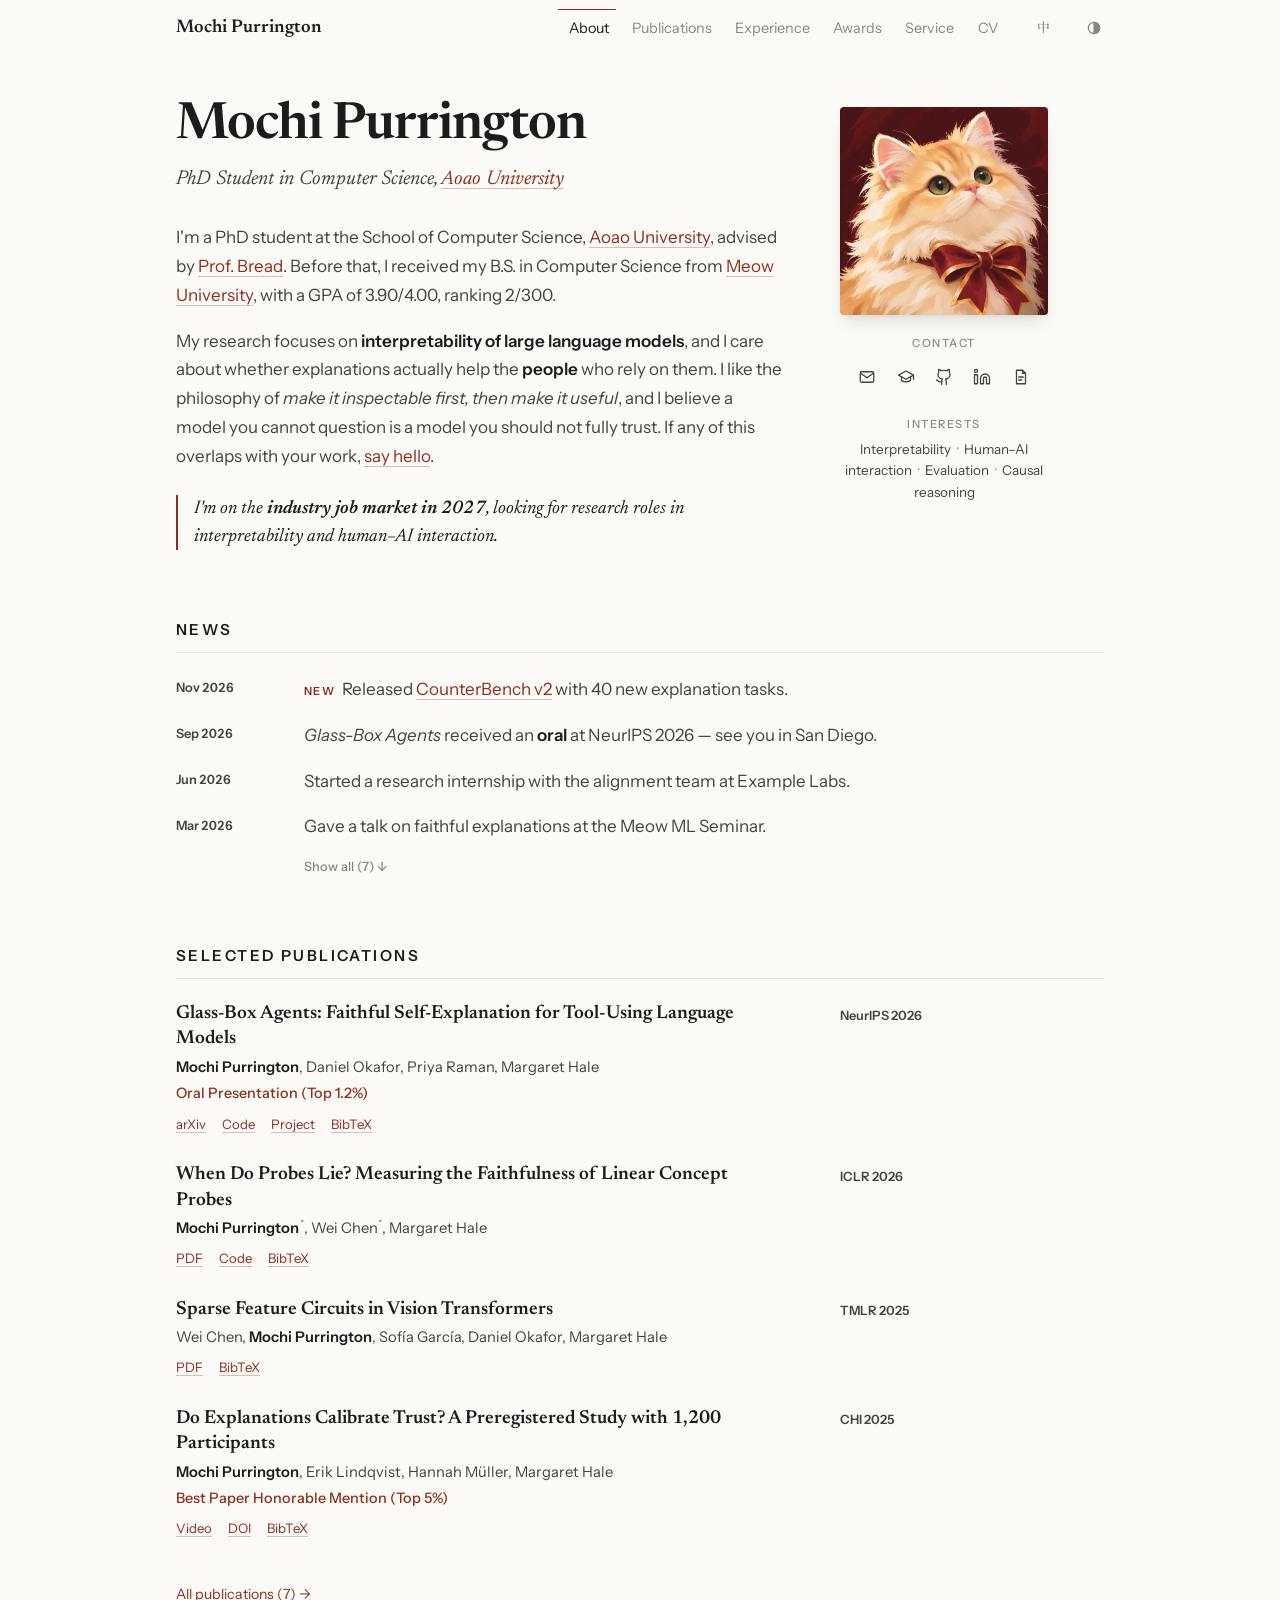
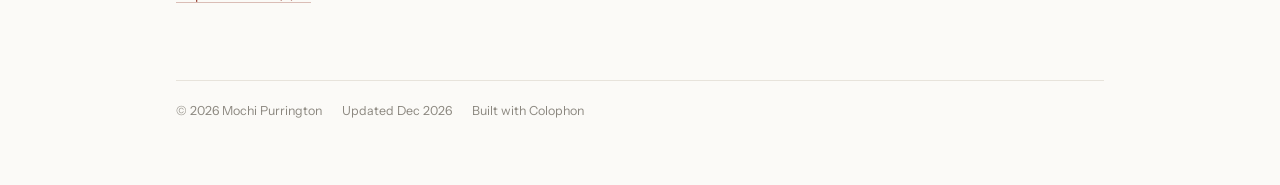
<file: index.html>
<!doctype html>
<html lang="en" data-style="margin">
<head>
  <meta charset="utf-8">
  <meta name="viewport" content="width=device-width, initial-scale=1">
  <meta name="generator" content="Colophon">
  <title>Homepage</title>
  <!-- Colophon: you shouldn't need to edit this file. Edit config.yml and publications.bib instead. -->

  <!-- Optional · link previews. WeChat, X, Slack and friends don't run JavaScript, so when someone
       pastes your link they only see what is written here. Fill in, then remove the two comment marks.
  <meta property="og:title" content="Your Name">
  <meta property="og:description" content="PhD student in … at …">
  <meta property="og:image" content="https://your-name.github.io/assets/avatar.jpg">
  <meta name="twitter:card" content="summary">
  -->

  <script>try{var m=localStorage.getItem("colophon-mode");if(m)document.documentElement.dataset.theme=m}catch(e){}</script>
  <link rel="stylesheet" href="colophon/colophon.css?v=0.14.2">
  <script src="colophon/vendor/js-yaml.min.js" defer></script>
  <script src="colophon/colophon.js?v=0.14.2" defer></script>
</head>
<body>
  <div id="colophon" aria-busy="true"></div>
  <noscript><p style="max-width:40rem;margin:4rem auto;padding:0 1.25rem;font-family:Georgia,serif">This homepage is rendered with JavaScript. Please enable it to see the content.</p></noscript>
</body>
</html>
</file>
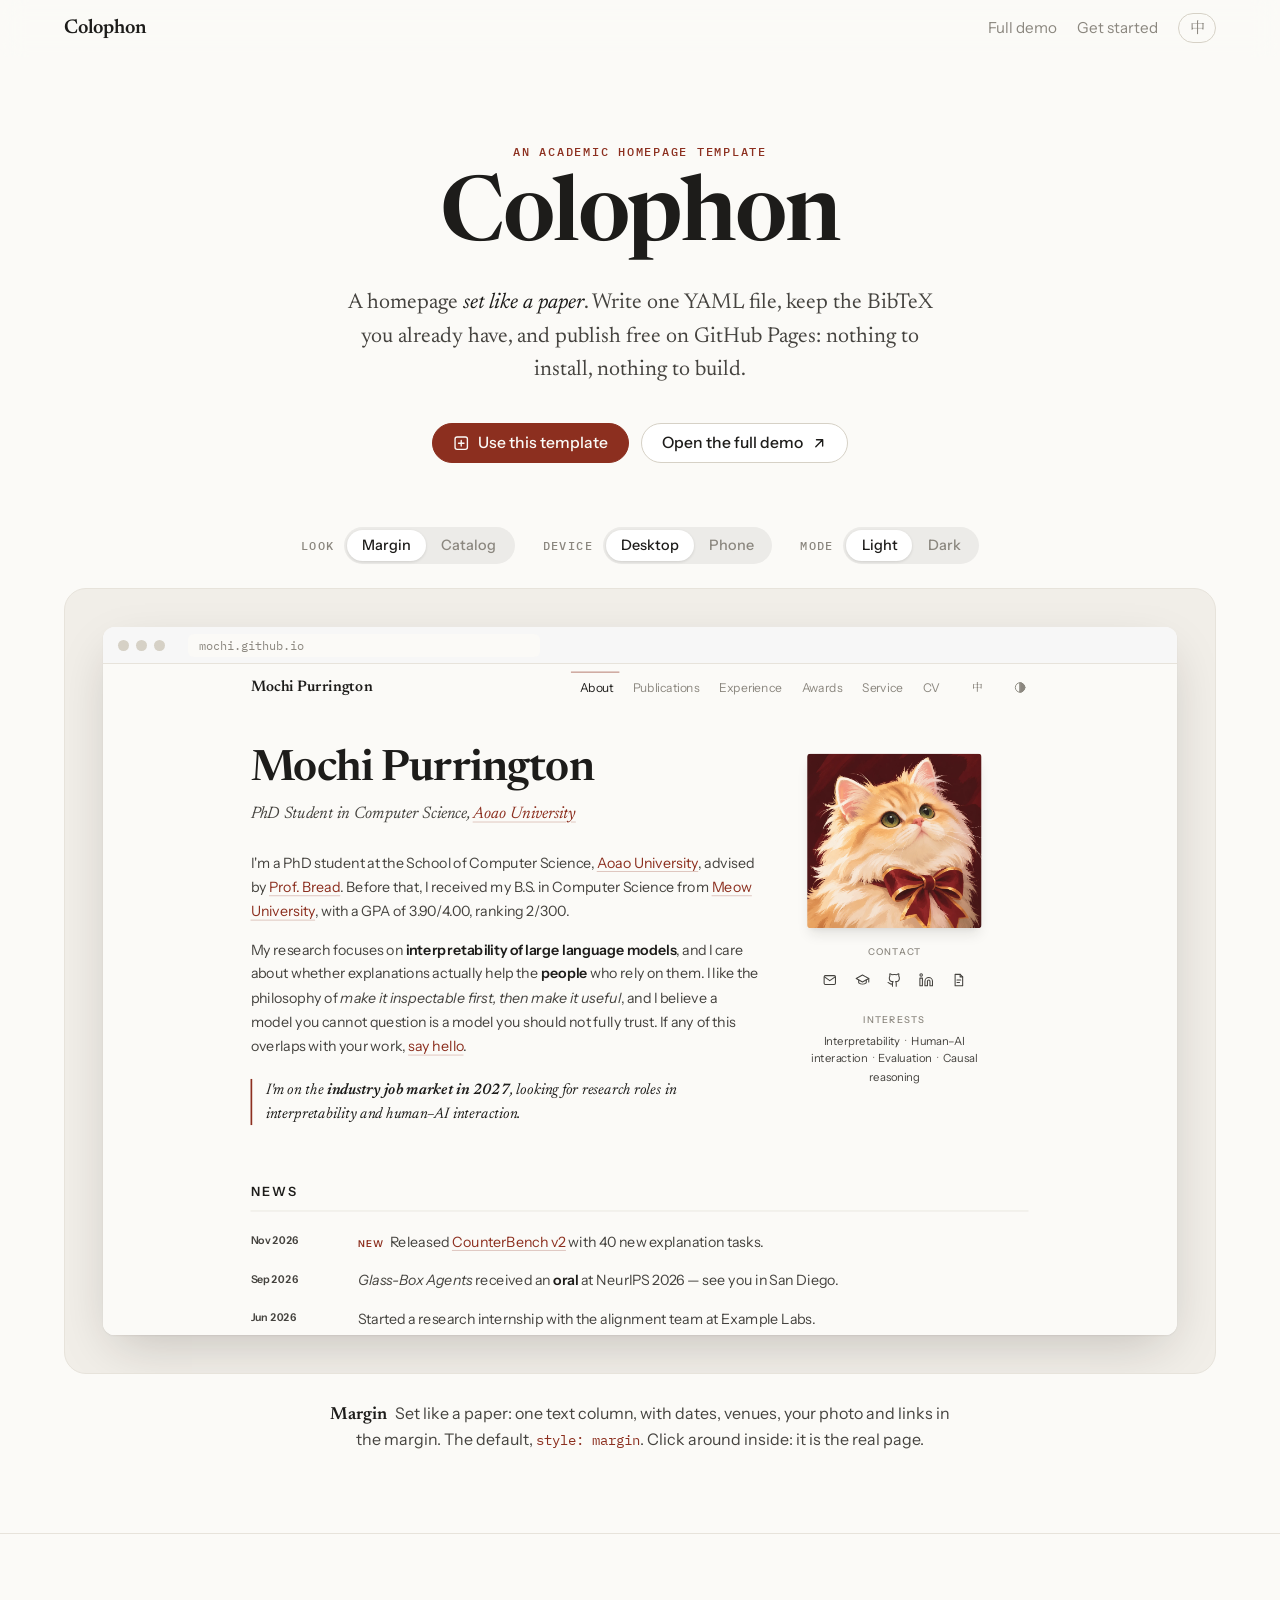
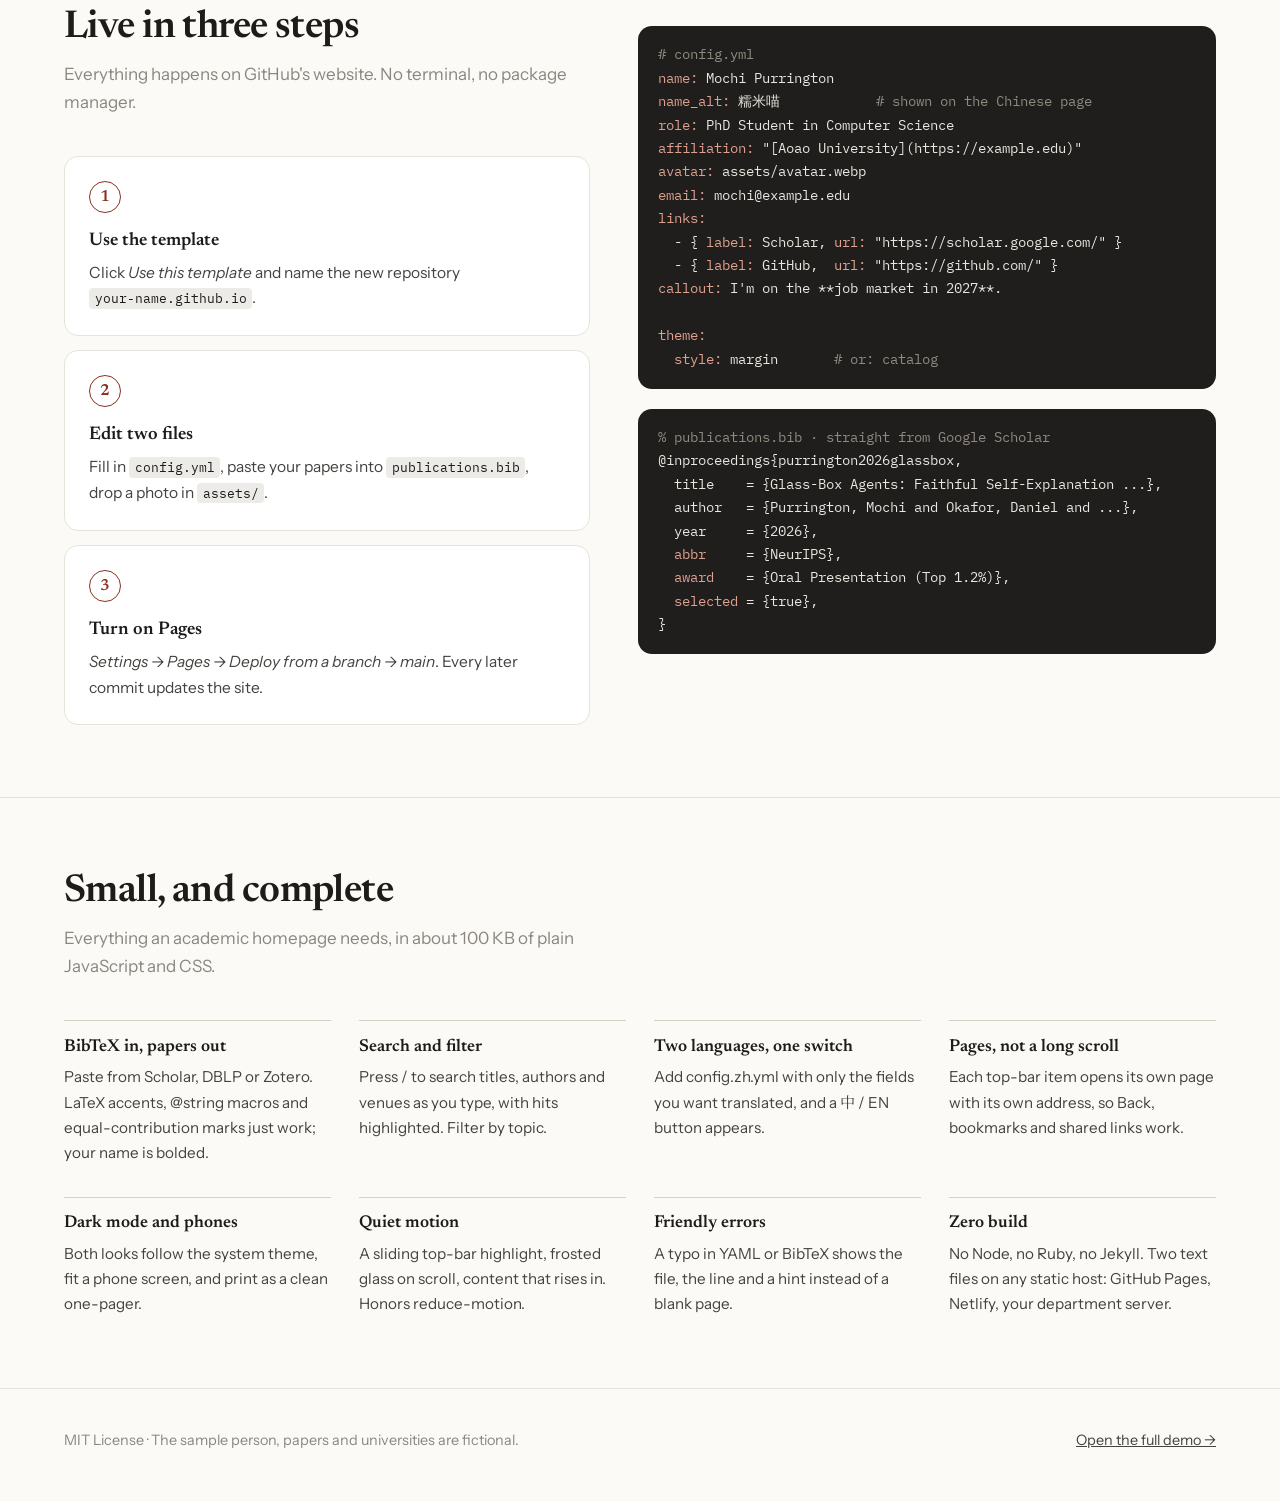
<file: preview/index.html>
<!doctype html>
<html lang="en">
<head>
  <meta charset="utf-8">
  <meta name="viewport" content="width=device-width, initial-scale=1">
  <title>Colophon · an academic homepage set like a paper</title>
  <meta name="description" content="A zero-build academic homepage template: one YAML file, one BibTeX file, two looks, published free on GitHub Pages.">
  <meta property="og:type" content="website">
  <meta property="og:title" content="Colophon · an academic homepage set like a paper">
  <meta property="og:description" content="One YAML file, one BibTeX file, zero build. Two looks: Margin and Catalog.">
  <!-- Link-preview image: scrapers need a full URL. Change it if you host your own copy. -->
  <meta property="og:image" content="https://igloomatics.github.io/Colophon/preview/shots/social.jpg">
  <meta name="twitter:card" content="summary_large_image">
  <link rel="icon" href="data:image/svg+xml,%3Csvg xmlns='http://www.w3.org/2000/svg' viewBox='0 0 64 64'%3E%3Crect width='64' height='64' rx='14' fill='%238c2f1f'/%3E%3Ctext x='32' y='45' font-family='Georgia,serif' font-size='38' text-anchor='middle' fill='%23fbfaf7'%3EC%3C/text%3E%3C/svg%3E">
  <link rel="preconnect" href="https://fonts.googleapis.com">
  <link rel="preconnect" href="https://fonts.gstatic.com" crossorigin>
  <link rel="stylesheet" href="https://fonts.googleapis.com/css2?family=Newsreader:ital,opsz,wght@0,6..72,400..700;1,6..72,400..600&family=Instrument+Sans:ital,wght@0,400..700;1,400..600&family=IBM+Plex+Mono:wght@400;500&family=Noto+Serif+SC:wght@400..700&display=swap">
  <style>
    :root {
      --bg: #fbfaf7; --card: #ffffff; --ink: #1d1c1a; --ink-2: #45433f; --muted: #8b877f;
      --rule: #e7e3db; --rule-2: #d6d1c6; --accent: #8c2f1f; --on-accent: #fbfaf7;
      --desk: #f1eee8; --shadow: 0 1px 2px rgb(30 25 20 / .06), 0 18px 50px -12px rgb(30 25 20 / .22);
      --serif: "Newsreader", Georgia, "Noto Serif SC", "Songti SC", serif;
      --sans: "Instrument Sans", "Helvetica Neue", Arial, "Noto Serif SC", "Songti SC", sans-serif;
      --mono: "IBM Plex Mono", ui-monospace, Menlo, monospace;
      color-scheme: light;
    }
    @media (prefers-color-scheme: dark) {
      :root:not([data-theme="light"]) {
        --bg: #161514; --card: #1f1e1c; --ink: #ecebe7; --ink-2: #c4c1ba; --muted: #8a867e;
        --rule: #2e2c29; --rule-2: #3d3a36; --accent: #e0806b; --on-accent: #161514;
        --desk: #1c1b19; --shadow: 0 1px 2px rgb(0 0 0 / .3), 0 18px 50px -12px rgb(0 0 0 / .6);
        color-scheme: dark;
      }
    }
    :root[data-theme="dark"] {
      --bg: #161514; --card: #1f1e1c; --ink: #ecebe7; --ink-2: #c4c1ba; --muted: #8a867e;
      --rule: #2e2c29; --rule-2: #3d3a36; --accent: #e0806b; --on-accent: #161514;
      --desk: #1c1b19; --shadow: 0 1px 2px rgb(0 0 0 / .3), 0 18px 50px -12px rgb(0 0 0 / .6);
      color-scheme: dark;
    }

    *, *::before, *::after { box-sizing: border-box; }
    html { -webkit-text-size-adjust: 100%; }
    body {
      margin: 0; background: var(--bg); color: var(--ink-2);
      font: 400 1.0625rem/1.65 var(--sans);
      -webkit-font-smoothing: antialiased; text-rendering: optimizeLegibility;
    }
    h1, h2, h3, p { margin: 0; }
    a { color: inherit; }
    :focus-visible { outline: 2px solid var(--accent); outline-offset: 3px; border-radius: 4px; }
    [hidden] { display: none !important; }
    .wrap { width: min(72rem, 100% - 2rem); margin-inline: auto; }

    /* top bar */
    .top { position: sticky; top: 0; z-index: 10; background: color-mix(in oklab, var(--bg) 82%, transparent); backdrop-filter: blur(12px); -webkit-backdrop-filter: blur(12px); border-bottom: 1px solid transparent; transition: border-color .2s; }
    .top.scrolled { border-bottom-color: var(--rule); }
    .top .wrap { display: flex; align-items: center; gap: 1.5rem; height: 3.5rem; }
    .brand { font: 600 1.25rem/1 var(--serif); color: var(--ink); text-decoration: none; letter-spacing: -.01em; }
    .top nav { margin-left: auto; display: flex; align-items: center; gap: 1.25rem; font-size: .95rem; }
    .top nav a { color: var(--muted); text-decoration: none; transition: color .15s; }
    .top nav a:hover { color: var(--ink); }
    .lang { font: inherit; color: var(--muted); background: none; border: 1px solid var(--rule-2); border-radius: 999px; padding: .1rem .65rem; cursor: pointer; }
    .lang:hover { color: var(--ink); border-color: var(--muted); }

    /* hero */
    .hero { padding: 5.5rem 0 3rem; text-align: center; }
    .eyebrow { font: 500 .78rem/1 var(--mono); letter-spacing: .14em; text-transform: uppercase; color: var(--accent); }
    .hero h1 { margin-top: 1.1rem; font: 600 clamp(3.2rem, 9vw, 5.6rem)/1 var(--serif); color: var(--ink); letter-spacing: -.025em; }
    .lede { max-width: 38rem; margin: 1.4rem auto 0; font: 400 clamp(1.15rem, 2.4vw, 1.35rem)/1.55 var(--serif); color: var(--ink-2); }
    .lede em { color: var(--ink); }
    .cta { display: flex; justify-content: center; flex-wrap: wrap; gap: .75rem; margin-top: 2.2rem; }
    .btn { display: inline-flex; align-items: center; gap: .5rem; padding: .7rem 1.25rem; border-radius: 999px; font: 500 .98rem/1 var(--sans); text-decoration: none; border: 1px solid var(--rule-2); color: var(--ink); background: var(--card); transition: transform .15s, border-color .15s, background .15s; }
    .btn:hover { border-color: var(--muted); transform: translateY(-1px); }
    .btn.primary { background: var(--accent); border-color: var(--accent); color: var(--on-accent); }
    .btn.primary:hover { background: color-mix(in oklab, var(--accent) 88%, var(--ink)); }
    .btn svg { width: 1.05em; height: 1.05em; }

    /* live stage */
    .stage { padding: 1rem 0 5rem; }
    .controls { display: flex; flex-wrap: wrap; justify-content: center; gap: .75rem 1.75rem; margin-bottom: 1.5rem; }
    .ctl { display: flex; align-items: center; gap: .6rem; }
    .ctl-label { font: 500 .72rem/1 var(--mono); letter-spacing: .12em; text-transform: uppercase; color: var(--muted); }
    .seg { position: relative; display: inline-flex; padding: 3px; border-radius: 999px; background: color-mix(in oklab, var(--ink) 6%, var(--bg)); }
    .seg button { position: relative; z-index: 1; font: 500 .9rem/1 var(--sans); color: var(--muted); background: none; border: 0; padding: .5rem .95rem; border-radius: 999px; cursor: pointer; transition: color .2s; }
    .seg button[aria-pressed="true"] { color: var(--ink); }
    .seg .pill { position: absolute; top: 3px; bottom: 3px; left: 0; border-radius: 999px; background: var(--card); box-shadow: 0 1px 3px rgb(0 0 0 / .12); transition: transform .3s cubic-bezier(.2,.8,.2,1), width .3s cubic-bezier(.2,.8,.2,1); }

    .desk { position: relative; border-radius: 22px; background: var(--desk); border: 1px solid var(--rule); padding: clamp(.75rem, 3vw, 2.5rem); overflow: hidden; }
    .device { margin-inline: auto; background: var(--card); box-shadow: var(--shadow); overflow: hidden; transition: width .45s cubic-bezier(.2,.8,.2,1), border-radius .45s; }
    .device.desktop { width: 100%; border-radius: 12px; }
    .device.phone { width: min(408px, 100%); border-radius: 34px; border: 9px solid #1b1a19; }
    .chrome { display: flex; align-items: center; gap: .45rem; height: 2.3rem; padding: 0 .9rem; border-bottom: 1px solid var(--rule); background: color-mix(in oklab, var(--ink) 3%, var(--card)); }
    .device.phone .chrome { display: none; }
    .chrome i { width: .68rem; height: .68rem; border-radius: 50%; background: var(--rule-2); }
    .chrome .url { margin-left: 1rem; flex: 1; max-width: 22rem; height: 1.45rem; border-radius: 6px; background: var(--bg); color: var(--muted); font: 400 .78rem/1.45rem var(--mono); padding: 0 .7rem; overflow: hidden; white-space: nowrap; text-overflow: ellipsis; }
    .screen { position: relative; overflow: hidden; background: #fbfaf7; }
    .screen iframe { position: absolute; top: 0; left: 0; border: 0; transform-origin: 0 0; background: transparent; transition: opacity .25s; }
    .screen iframe.loading { opacity: 0; }
    .caption { max-width: 40rem; margin: 1.6rem auto 0; text-align: center; color: var(--ink-2); font-size: 1rem; }
    .caption strong { font: 600 1.1rem/1 var(--serif); color: var(--ink); margin-right: .35rem; }
    .caption code { font: .88em var(--mono); color: var(--accent); }
    .caption a { color: var(--accent); }

    /* sections */
    section.block { padding: 4.5rem 0; border-top: 1px solid var(--rule); }
    .block h2 { font: 600 clamp(1.8rem, 4vw, 2.4rem)/1.15 var(--serif); color: var(--ink); letter-spacing: -.015em; }
    .block .sub { margin-top: .6rem; max-width: 36rem; color: var(--muted); }
    .steps { display: grid; grid-template-columns: repeat(3, minmax(0, 1fr)); gap: 1.25rem; margin-top: 2.5rem; counter-reset: s; }
    .step { padding: 1.5rem; border: 1px solid var(--rule); border-radius: 14px; background: var(--card); }
    .step::before { counter-increment: s; content: counter(s); display: grid; place-items: center; width: 2rem; height: 2rem; border-radius: 50%; border: 1px solid var(--accent); color: var(--accent); font: 600 1rem/1 var(--serif); }
    .step h3 { margin-top: 1rem; font: 600 1.15rem/1.3 var(--serif); color: var(--ink); }
    .step p { margin-top: .45rem; font-size: .97rem; }
    .step code { font: .86em var(--mono); white-space: nowrap; color: var(--ink); background: color-mix(in oklab, var(--ink) 6%, var(--bg)); padding: .08rem .35rem; border-radius: 4px; }
    pre.code { margin: 1.25rem 0 0; padding: 1.1rem 1.25rem; border-radius: 14px; background: #1f1e1c; color: #e9e6df; font: .86rem/1.7 var(--mono); overflow-x: auto; }
    pre.code .c { color: #8f8a80; }
    pre.code .k { color: #e0a08f; }
    .split { display: grid; grid-template-columns: minmax(0, 1fr) minmax(0, 1.1fr); gap: 3rem; align-items: start; }

    .features { display: grid; grid-template-columns: repeat(4, minmax(0, 1fr)); gap: 2rem 1.75rem; margin-top: 2.5rem; }
    .feature h3 { font: 600 1.08rem/1.3 var(--serif); color: var(--ink); padding-top: .9rem; border-top: 1px solid var(--rule-2); }
    .feature p { margin-top: .4rem; font-size: .95rem; color: var(--ink-2); }

    footer { padding: 2.5rem 0 3rem; border-top: 1px solid var(--rule); color: var(--muted); font-size: .9rem; }
    footer .wrap { display: flex; flex-wrap: wrap; gap: .5rem 1.5rem; justify-content: space-between; }
    footer a { color: var(--ink-2); }

    :lang(zh) .lede, :lang(zh) .caption, :lang(zh) .step p, :lang(zh) .feature p { line-height: 1.8; }

    @media (max-width: 900px) {
      .steps, .split { grid-template-columns: 1fr; }
      .features { grid-template-columns: repeat(2, minmax(0, 1fr)); }
    }
    @media (max-width: 560px) {
      .top nav .hide-sm { display: none; }
      .hero { padding-top: 3.5rem; }
      .features { grid-template-columns: 1fr; }
      .ctl { width: 100%; justify-content: space-between; }
    }
    @media (prefers-reduced-motion: reduce) {
      *, *::before, *::after { transition: none !important; }
    }
  </style>
</head>
<body>
  <header class="top" id="top">
    <div class="wrap">
      <a class="brand" href="#">Colophon</a>
      <nav>
        <a href="../" data-i18n="navDemo">Full demo</a>
        <a class="hide-sm" href="#start" data-i18n="navStart">Get started</a>
        <a class="repo-link" href="#" hidden>GitHub</a>
        <button class="lang" type="button" id="lang" aria-label="切换到中文">中</button>
      </nav>
    </div>
  </header>

  <main>
    <section class="hero">
      <div class="wrap">
        <p class="eyebrow" data-i18n="eyebrow">An academic homepage template</p>
        <h1>Colophon</h1>
        <p class="lede" data-i18n-html="lede">A homepage <em>set like a paper</em>. Write one YAML file, keep the BibTeX you already have, and publish free on GitHub Pages: nothing to install, nothing to build.</p>
        <div class="cta">
          <a class="btn primary repo-gen" href="#start">
            <svg viewBox="0 0 24 24" fill="none" stroke="currentColor" stroke-width="2" stroke-linecap="round" stroke-linejoin="round" aria-hidden="true"><rect x="3" y="3" width="18" height="18" rx="3"/><path d="M12 8v8M8 12h8"/></svg>
            <span data-i18n="ctaUse">Use this template</span>
          </a>
          <a class="btn" href="../">
            <span data-i18n="ctaDemo">Open the full demo</span>
            <svg viewBox="0 0 24 24" fill="none" stroke="currentColor" stroke-width="2" stroke-linecap="round" stroke-linejoin="round" aria-hidden="true"><path d="M7 17 17 7M8 7h9v9"/></svg>
          </a>
        </div>
      </div>
    </section>

    <section class="stage" aria-label="Live preview">
      <div class="wrap">
        <div class="controls">
          <div class="ctl"><span class="ctl-label" data-i18n="look">Look</span>
            <div class="seg" data-key="style" role="group" aria-label="Look">
              <button type="button" data-v="margin" aria-pressed="true">Margin</button>
              <button type="button" data-v="catalog" aria-pressed="false">Catalog</button>
            </div></div>
          <div class="ctl"><span class="ctl-label" data-i18n="device">Device</span>
            <div class="seg" data-key="device" role="group" aria-label="Device">
              <button type="button" data-v="desktop" aria-pressed="true" data-i18n="desktop">Desktop</button>
              <button type="button" data-v="phone" aria-pressed="false" data-i18n="phone">Phone</button>
            </div></div>
          <div class="ctl"><span class="ctl-label" data-i18n="mode">Mode</span>
            <div class="seg" data-key="mode" role="group" aria-label="Mode">
              <button type="button" data-v="light" aria-pressed="true" data-i18n="light">Light</button>
              <button type="button" data-v="dark" aria-pressed="false" data-i18n="dark">Dark</button>
            </div></div>
        </div>

        <div class="desk">
          <div class="device desktop" id="device">
            <div class="chrome" aria-hidden="true"><i></i><i></i><i></i><span class="url" id="url">mochi.github.io</span></div>
            <div class="screen" id="screen">
              <iframe id="frame" title="Colophon live preview"></iframe>
            </div>
          </div>
        </div>
        <p class="caption" id="caption"></p>
      </div>
    </section>

    <section class="block" id="start">
      <div class="wrap split">
        <div>
          <h2 data-i18n="startTitle">Live in three steps</h2>
          <p class="sub" data-i18n="startSub">Everything happens on GitHub's website. No terminal, no package manager.</p>
          <div class="steps" style="grid-template-columns: 1fr; gap: .9rem;">
            <div class="step"><h3 data-i18n="s1t">Use the template</h3><p data-i18n-html="s1p">Click <em>Use this template</em> and name the new repository <code>your-name.github.io</code>.</p></div>
            <div class="step"><h3 data-i18n="s2t">Edit two files</h3><p data-i18n-html="s2p">Fill in <code>config.yml</code>, paste your papers into <code>publications.bib</code>, drop a photo in <code>assets/</code>.</p></div>
            <div class="step"><h3 data-i18n="s3t">Turn on Pages</h3><p data-i18n-html="s3p"><em>Settings → Pages → Deploy from a branch → main</em>. Every later commit updates the site.</p></div>
          </div>
        </div>
        <div>
<pre class="code"><span class="c"># config.yml</span>
<span class="k">name:</span> Mochi Purrington
<span class="k">name_alt:</span> 糯米喵            <span class="c"># shown on the Chinese page</span>
<span class="k">role:</span> PhD Student in Computer Science
<span class="k">affiliation:</span> "[Aoao University](https://example.edu)"
<span class="k">avatar:</span> assets/avatar.webp
<span class="k">email:</span> mochi@example.edu
<span class="k">links:</span>
  - { <span class="k">label:</span> Scholar, <span class="k">url:</span> "https://scholar.google.com/" }
  - { <span class="k">label:</span> GitHub,  <span class="k">url:</span> "https://github.com/" }
<span class="k">callout:</span> I'm on the **job market in 2027**.

<span class="k">theme:</span>
  <span class="k">style:</span> margin       <span class="c"># or: catalog</span></pre>
<pre class="code"><span class="c">% publications.bib · straight from Google Scholar</span>
@inproceedings{purrington2026glassbox,
  title    = {Glass-Box Agents: Faithful Self-Explanation ...},
  author   = {Purrington, Mochi and Okafor, Daniel and ...},
  year     = {2026},
  <span class="k">abbr</span>     = {NeurIPS},
  <span class="k">award</span>    = {Oral Presentation (Top 1.2%)},
  <span class="k">selected</span> = {true},
}</pre>
        </div>
      </div>
    </section>

    <section class="block">
      <div class="wrap">
        <h2 data-i18n="featTitle">Small, and complete</h2>
        <p class="sub" data-i18n="featSub">Everything an academic homepage needs, in about 100 KB of plain JavaScript and CSS.</p>
        <div class="features">
          <div class="feature"><h3 data-i18n="f1t">BibTeX in, papers out</h3><p data-i18n="f1p">Paste from Scholar, DBLP or Zotero. LaTeX accents, @string macros and equal-contribution marks just work; your name is bolded.</p></div>
          <div class="feature"><h3 data-i18n="f2t">Search and filter</h3><p data-i18n="f2p">Press / to search titles, authors and venues as you type, with hits highlighted. Filter by topic.</p></div>
          <div class="feature"><h3 data-i18n="f3t">Two languages, one switch</h3><p data-i18n="f3p">Add config.zh.yml with only the fields you want translated, and a 中 / EN button appears.</p></div>
          <div class="feature"><h3 data-i18n="f4t">Pages, not a long scroll</h3><p data-i18n="f4p">Each top-bar item opens its own page with its own address, so Back, bookmarks and shared links work.</p></div>
          <div class="feature"><h3 data-i18n="f5t">Dark mode and phones</h3><p data-i18n="f5p">Both looks follow the system theme, fit a phone screen, and print as a clean one-pager.</p></div>
          <div class="feature"><h3 data-i18n="f6t">Quiet motion</h3><p data-i18n="f6p">A sliding top-bar highlight, frosted glass on scroll, content that rises in. Honors reduce-motion.</p></div>
          <div class="feature"><h3 data-i18n="f7t">Friendly errors</h3><p data-i18n="f7p">A typo in YAML or BibTeX shows the file, the line and a hint instead of a blank page.</p></div>
          <div class="feature"><h3 data-i18n="f8t">Zero build</h3><p data-i18n="f8p">No Node, no Ruby, no Jekyll. Two text files on any static host: GitHub Pages, Netlify, your department server.</p></div>
        </div>
      </div>
    </section>
  </main>

  <footer>
    <div class="wrap">
      <span data-i18n="foot">MIT License · The sample person, papers and universities are fictional.</span>
      <a href="../" data-i18n="footDemo">Open the full demo →</a>
    </div>
  </footer>

  <script>
  (() => {
    // Leave '' to work it out from a GitHub Pages address (you.github.io/repo/preview/).
    const REPO = '';

    const T = {
      en: {
        navDemo: 'Full demo', navStart: 'Get started', eyebrow: 'An academic homepage template',
        lede: 'A homepage <em>set like a paper</em>. Write one YAML file, keep the BibTeX you already have, and publish free on GitHub Pages: nothing to install, nothing to build.',
        ctaUse: 'Use this template', ctaDemo: 'Open the full demo',
        look: 'Look', device: 'Device', mode: 'Mode', desktop: 'Desktop', phone: 'Phone', light: 'Light', dark: 'Dark',
        margin: '<strong>Margin</strong> Set like a paper: one text column, with dates, venues, your photo and links in the margin. The default, <code>style: margin</code>.',
        catalog: '<strong>Catalog</strong> A library card catalogue: an author card with typed fields, every paper on a numbered index card, awards as red stamps. <code>style: catalog</code>.',
        tryIt: 'Click around inside: it is the real page.',
        startTitle: 'Live in three steps', startSub: "Everything happens on GitHub's website. No terminal, no package manager.",
        s1t: 'Use the template', s1p: 'Click <em>Use this template</em> and name the new repository <code>your-name.github.io</code>.',
        s2t: 'Edit two files', s2p: 'Fill in <code>config.yml</code>, paste your papers into <code>publications.bib</code>, drop a photo in <code>assets/</code>.',
        s3t: 'Turn on Pages', s3p: '<em>Settings → Pages → Deploy from a branch → main</em>. Every later commit updates the site.',
        featTitle: 'Small, and complete', featSub: 'Everything an academic homepage needs, in about 100 KB of plain JavaScript and CSS.',
        f1t: 'BibTeX in, papers out', f1p: 'Paste from Scholar, DBLP or Zotero. LaTeX accents, @string macros and equal-contribution marks just work; your name is bolded.',
        f2t: 'Search and filter', f2p: 'Press / to search titles, authors and venues as you type, with hits highlighted. Filter by topic.',
        f3t: 'Two languages, one switch', f3p: 'Add config.zh.yml with only the fields you want translated, and a 中 / EN button appears.',
        f4t: 'Pages, not a long scroll', f4p: 'Each top-bar item opens its own page with its own address, so Back, bookmarks and shared links work.',
        f5t: 'Dark mode and phones', f5p: 'Both looks follow the system theme, fit a phone screen, and print as a clean one-pager.',
        f6t: 'Quiet motion', f6p: 'A sliding top-bar highlight, frosted glass on scroll, content that rises in. Honors reduce-motion.',
        f7t: 'Friendly errors', f7p: 'A typo in YAML or BibTeX shows the file, the line and a hint instead of a blank page.',
        f8t: 'Zero build', f8p: 'No Node, no Ruby, no Jekyll. Two text files on any static host: GitHub Pages, Netlify, your department server.',
        foot: 'MIT License · The sample person, papers and universities are fictional.', footDemo: 'Open the full demo →',
        langBtn: '中', langLabel: '切换到中文',
      },
      zh: {
        navDemo: '完整演示', navStart: '开始使用', eyebrow: '学术个人主页模板',
        lede: '一个<em>像论文一样排版</em>的主页。写一个 YAML，用你现成的 BibTeX，免费发布在 GitHub Pages 上：不用安装，不用构建。',
        ctaUse: '使用这个模板', ctaDemo: '打开完整演示',
        look: '外观', device: '设备', mode: '模式', desktop: '电脑', phone: '手机', light: '浅色', dark: '深色',
        margin: '<strong>Margin</strong>像论文一样排版：正文一栏，日期、会议、照片和链接写在页边。默认外观，<code>style: margin</code>。',
        catalog: '<strong>Catalog</strong>图书馆目录卡：一张作者卡，每篇论文一张编号卡片，获奖像红色印章。<code>style: catalog</code>。',
        tryIt: '可以直接在里面点击浏览，这就是真实的页面。',
        startTitle: '三步上线', startSub: '全程在 GitHub 网页上完成，不用命令行，也不用装任何东西。',
        s1t: '使用模板', s1p: '点击 <em>Use this template</em>，仓库名填 <code>你的用户名.github.io</code>。',
        s2t: '改两个文件', s2p: '填好 <code>config.yml</code>，把论文贴进 <code>publications.bib</code>，照片放进 <code>assets/</code>。',
        s3t: '打开 Pages', s3p: '<em>Settings → Pages → Deploy from a branch → main</em>。之后每次提交都会自动更新。',
        featTitle: '小，但是完整', featSub: '学术主页需要的都有，只用约 100 KB 的原生 JavaScript 和 CSS。',
        f1t: '直接读 BibTeX', f1p: '从 Scholar、DBLP、Zotero 复制即可。LaTeX 重音、@string 宏、共同一作标记都能正确显示，你的名字自动加粗。',
        f2t: '搜索和筛选', f2p: '按 / 即可搜索标题、作者和会议，边输入边高亮匹配文字，还能按研究方向筛选。',
        f3t: '一键中英切换', f3p: '新建 config.zh.yml，只写需要翻译的字段，导航栏就会出现“中 / EN”按钮。',
        f4t: '按页切换', f4p: '导航栏每一项是独立的页面，有自己的网址，后退、收藏和分享链接都能用。',
        f5t: '深色模式和手机', f5p: '两种外观都跟随系统深浅色，适配手机屏幕，打印出来是干净的一页。',
        f6t: '克制的动效', f6p: '导航高亮块滑动，滚动后导航栏变成毛玻璃，内容依次浮现。尊重“减少动态效果”设置。',
        f7t: '友好的报错', f7p: 'YAML 或 BibTeX 写错时，页面会指出哪个文件、第几行、怎么改，而不是一片空白。',
        f8t: '零构建', f8p: '不需要 Node、Ruby 或 Jekyll。两个文本文件，放在任何静态托管上都能用。',
        foot: 'MIT 许可证 · 演示中的人物、论文和学校均为虚构。', footDemo: '打开完整演示 →',
        langBtn: 'EN', langLabel: 'Switch to English',
      },
    };

    const store = { get(k) { try { return localStorage.getItem(k); } catch (e) { return null; } }, set(k, v) { try { localStorage.setItem(k, v); } catch (e) {} } };
    const S = {
      style: 'margin', device: 'desktop', mode: 'light',
      lang: store.get('colophon-preview-lang') === 'zh' ? 'zh' : 'en',
    };
    const $ = (s, r = document) => r.querySelector(s);
    const frame = $('#frame'), screen = $('#screen'), device = $('#device');

    // Repository links, worked out from the GitHub Pages address when REPO is empty.
    let repo = REPO;
    const gh = location.hostname.match(/^([\w-]+)\.github\.io$/i);
    if (!repo && gh) {
      const first = location.pathname.split('/').filter(Boolean)[0];
      repo = `https://github.com/${gh[1]}/${first && first !== 'preview' ? first : `${gh[1]}.github.io`}`;
    }
    if (repo) {
      document.querySelectorAll('.repo-link').forEach((a) => { a.href = repo; a.hidden = false; });
      document.querySelectorAll('.repo-gen').forEach((a) => { a.href = `${repo}/generate`; });
    }

    // The preview is the real page, rendered at a fixed width and scaled to fit.
    const SIZE = { desktop: [1280, 800], phone: [390, 760] };
    function fit() {
      const [w, h] = SIZE[S.device];
      // clientWidth is already inside the phone's border, so it is exactly the screen width.
      const avail = screen.clientWidth;
      const k = Math.min(1, avail / w);
      frame.style.width = `${w}px`; frame.style.height = `${h}px`;
      frame.style.transform = `scale(${k})`;
      screen.style.height = `${Math.round(h * k)}px`;
    }
    let last = '';
    function load() {
      const src = `../?style=${S.style}&mode=${S.mode}&lang=${S.lang}`;
      if (src === last) return;
      last = src;
      frame.classList.add('loading');
      frame.src = src;
    }
    frame.addEventListener('load', () => frame.classList.remove('loading'));

    function pill(seg) {
      let p = seg.querySelector('.pill');
      if (!p) { p = document.createElement('span'); p.className = 'pill'; seg.prepend(p); }
      const on = seg.querySelector('[aria-pressed="true"]');
      p.style.width = `${on.offsetWidth}px`;
      p.style.transform = `translateX(${on.offsetLeft}px)`;
    }
    const pills = () => document.querySelectorAll('.seg').forEach(pill);

    function caption() {
      const t = T[S.lang];
      $('#caption').innerHTML = `${t[S.style]} ${t.tryIt}`;
      $('#url').textContent = 'mochi.github.io' + (S.lang === 'zh' ? '/?lang=zh' : '');
    }

    function lang() {
      const t = T[S.lang];
      document.documentElement.lang = S.lang === 'zh' ? 'zh-CN' : 'en';
      document.querySelectorAll('[data-i18n]').forEach((el) => { el.textContent = t[el.dataset.i18n]; });
      document.querySelectorAll('[data-i18n-html]').forEach((el) => { el.innerHTML = t[el.dataset.i18nHtml]; });
      const b = $('#lang'); b.textContent = t.langBtn; b.setAttribute('aria-label', t.langLabel);
      caption(); pills(); load();
    }

    document.querySelectorAll('.seg').forEach((seg) => {
      seg.addEventListener('click', (e) => {
        const b = e.target.closest('button[data-v]');
        if (!b) return;
        S[seg.dataset.key] = b.dataset.v;
        seg.querySelectorAll('button').forEach((x) => x.setAttribute('aria-pressed', String(x === b)));
        pill(seg);
        if (seg.dataset.key === 'device') { device.className = `device ${S.device}`; fit(); }
        else { load(); caption(); }
      });
    });
    $('#lang').addEventListener('click', () => {
      S.lang = S.lang === 'zh' ? 'en' : 'zh';
      store.set('colophon-preview-lang', S.lang);
      lang();
    });

    const top = $('#top');
    addEventListener('scroll', () => top.classList.toggle('scrolled', scrollY > 8), { passive: true });
    new ResizeObserver(() => { fit(); pills(); }).observe(device);
    if (document.fonts) document.fonts.ready.then(pills);

    // On a narrow screen a scaled-down desktop is unreadable, so start with the phone.
    if (matchMedia('(max-width: 700px)').matches) $('[data-key="device"] [data-v="phone"]').click();
    fit();
    lang();
  })();
  </script>
</body>
</html>
</file>
<file: colophon/colophon.css>
/*! Colophon · MIT License */

/* Two looks share one page structure:
     margin  — set like a paper: one text column, dates/venues/photo in the margin
     catalog — a library card catalogue: index cards, typed metadata, one red
   Every list item is a .row with .r-main (the text) and .r-note (its date,
   venue or award); each look decides where the note goes.                  */

/* ── 1. Tokens ─────────────────────────────────────────────────────────── */

:root {
  --serif: "Newsreader", Georgia, "Noto Serif SC", "Songti SC", "SimSun", serif;
  --sans: "Instrument Sans", "Helvetica Neue", Arial, "Noto Serif SC", "Songti SC", "SimSun", serif;
  --mono: "IBM Plex Mono", ui-monospace, Menlo, Consolas, "Noto Serif SC", "Songti SC", monospace;
  --ui: -apple-system, BlinkMacSystemFont, "Segoe UI", "Helvetica Neue", Arial, "PingFang SC", sans-serif;
  --nav-h: 3.5rem;
}

/* margin: warm paper, oxblood ink */
:root, [data-style="margin"] {
  --bg: #fbfaf7; --card: #fbfaf7; --ink: #1d1c1a; --ink-2: #45433f; --muted: #8b877f;
  --rule: #e7e3db; --rule-2: #d6d1c6;
  --accent: var(--accent-l, #8c2f1f);
  --size: 1.0625rem; --lh: 1.7;
  --width: 62rem; --main: 38rem; --gap: 3.5rem;
}
/* catalog: grey desk, cream cards, catalogue red */
[data-style="catalog"] {
  --bg: #ecebe6; --card: #fffefa; --ink: #1d1d1b; --ink-2: #4a4945; --muted: #8e8b83;
  --rule: #dcd8cd; --rule-2: #cbc6b9;
  --accent: var(--accent-l, #b8322a);
  --size: 1rem; --lh: 1.65;
  --width: 58rem;
}
@media (prefers-color-scheme: dark) {
  :root:not([data-theme="light"]), :root:not([data-theme="light"])[data-style="margin"] {
    --bg: #161514; --card: #161514; --ink: #ecebe7; --ink-2: #c4c1ba; --muted: #8a867e; --rule: #2e2c29; --rule-2: #3d3a36;
    --accent: var(--accent-d, #e0806b); color-scheme: dark;
  }
  :root:not([data-theme="light"])[data-style="catalog"] {
    --bg: #121212; --card: #1b1b1a; --ink: #ebe9e4; --ink-2: #c2bfb8; --muted: #8b8880; --rule: #2f2e2b; --rule-2: #3f3d39;
    --accent: var(--accent-d, #ef7b6f); color-scheme: dark;
  }
}
:root[data-theme="dark"], :root[data-theme="dark"][data-style="margin"] {
  --bg: #161514; --card: #161514; --ink: #ecebe7; --ink-2: #c4c1ba; --muted: #8a867e; --rule: #2e2c29; --rule-2: #3d3a36;
  --accent: var(--accent-d, #e0806b); color-scheme: dark;
}
:root[data-theme="dark"][data-style="catalog"] {
  --bg: #121212; --card: #1b1b1a; --ink: #ebe9e4; --ink-2: #c2bfb8; --muted: #8b8880; --rule: #2f2e2b; --rule-2: #3f3d39;
  --accent: var(--accent-d, #ef7b6f); color-scheme: dark;
}
:root {
  --surface: color-mix(in oklab, var(--ink) 5%, var(--bg));
  --soft: color-mix(in oklab, var(--accent) 30%, transparent);
  --mark: color-mix(in oklab, #ffd84d 55%, var(--bg));
}

/* ── 2. Base ───────────────────────────────────────────────────────────── */

*, *::before, *::after { box-sizing: border-box; }
html { background: var(--bg); -webkit-text-size-adjust: 100%; text-size-adjust: 100%; scroll-padding-top: calc(var(--nav-h) + 1.5rem); }
@media (prefers-reduced-motion: no-preference) { html { scroll-behavior: smooth; } }
body {
  margin: 0; min-height: 100vh; background: var(--bg); color: var(--ink-2);
  font: 400 var(--size)/var(--lh) var(--sans);
  -webkit-font-smoothing: antialiased; -moz-osx-font-smoothing: grayscale; text-rendering: optimizeLegibility;
}
[data-paper="grid"] body { background-image: linear-gradient(var(--rule) 1px, transparent 1px), linear-gradient(90deg, var(--rule) 1px, transparent 1px); background-size: 24px 24px; }
[data-paper="dots"] body { background-image: radial-gradient(var(--rule-2) 1px, transparent 1.3px); background-size: 20px 20px; }
.q-anim body { transition: background-color .25s ease, color .25s ease; }
::selection { background: color-mix(in oklab, var(--accent) 20%, var(--bg)); }
h1, h2, h3, p, dl, dd, ul, ol { margin: 0; }
ul, ol { padding: 0; list-style: none; }
img { max-width: 100%; display: block; }
a { color: inherit; }
:focus-visible { outline: 2px solid var(--accent); outline-offset: 3px; border-radius: 3px; }
[hidden] { display: none !important; }
#colophon[aria-busy="true"] { visibility: hidden; }
strong { color: var(--ink); font-weight: 600; }
code { font: .86em var(--mono); background: var(--surface); padding: .1em .35em; border-radius: 4px; }
mark { background: var(--mark); color: inherit; border-radius: 2px; padding: 0 .04em; }

/* text links: accent with a quiet underline */
.prose a, .callout a, .r-main a:not(.pub-title a), .who-role a, .who-extra a, .facts a, .foot a, .sec-more {
  color: var(--accent); text-decoration: underline; text-decoration-thickness: 1px; text-underline-offset: .22em;
  text-decoration-color: var(--soft); transition: text-decoration-color .15s ease;
}
.prose a:hover, .callout a:hover, .r-main a:hover, .who-role a:hover, .who-extra a:hover, .facts a:hover, .foot a:hover, .sec-more:hover { text-decoration-color: currentColor; }
.prose p + p { margin-top: 1em; }
.prose ul { padding-left: 1.1em; list-style: disc; margin-top: .6em; }
.sep { margin: 0 .45em; color: var(--muted); }

/* ── 3. Top bar ────────────────────────────────────────────────────────── */

.nav { position: sticky; top: 0; z-index: 30; border-bottom: 1px solid transparent; transition: background-color .3s ease, border-color .3s ease, box-shadow .3s ease; }
[data-scrolled] .nav {
  background: color-mix(in oklab, var(--bg) 82%, transparent);
  -webkit-backdrop-filter: saturate(1.3) blur(14px); backdrop-filter: saturate(1.3) blur(14px);
  border-bottom-color: var(--rule); box-shadow: 0 10px 24px -22px rgb(0 0 0 / .5);
}
.nav-inner { max-width: var(--width); margin: 0 auto; height: var(--nav-h); padding: 0 2rem; display: flex; align-items: center; gap: 1.2rem; }
.nav-brand { font: 600 1.15rem/1 var(--serif); color: var(--ink); text-decoration: none; white-space: nowrap; margin-right: auto; }
.nav-links { position: relative; display: flex; gap: .15rem; overflow-x: auto; scrollbar-width: none; font-size: .9rem; }
.nav-links::-webkit-scrollbar { display: none; }
.nav-links a { position: relative; z-index: 1; padding: .45rem .65rem; text-decoration: none; white-space: nowrap; color: var(--muted); transition: color .2s ease; }
.nav-links a:hover, .nav-links a[aria-current], .nav-links a[data-pill] { color: var(--ink); }
.nav-pill {
  position: absolute; left: 0; top: 0; z-index: 0; pointer-events: none; opacity: 0;
  width: var(--w, 0); height: 1.5px; background: var(--accent);
  transform: translate(calc(var(--x, 0px) + .65rem), calc(var(--y, 0px) + var(--h, 0px) - 6px)) scaleX(calc((var(--w, 0px) - 1.3rem) / var(--w, 1px)));
  transform-origin: left;
  transition: transform .42s cubic-bezier(.3, 1.3, .5, 1), width .42s cubic-bezier(.3, 1.3, .5, 1), background-color .2s ease, opacity .2s ease;
}
.nav-pill[data-on] { opacity: 1; }
.nav-pill[data-hover] { background: var(--rule-2); }
.nav-pill.is-still { transition: none; }
.mode, .lang {
  appearance: none; flex: none; cursor: pointer; height: 2rem; min-width: 2rem; padding: 0 .4rem; border: 0; border-radius: 8px;
  background: none; color: var(--muted); display: grid; place-items: center; font: 500 .8rem/1 var(--sans);
  transition: color .15s ease, background-color .15s ease;
}
.mode:hover, .lang:hover { color: var(--ink); background: var(--surface); }
.mode { margin-right: -.4rem; }
@media (prefers-reduced-motion: reduce) { .nav-pill { transition: opacity .2s ease; } }

/* catalog: mono tabs; the current one is a card tab */
[data-style="catalog"] .nav-brand { margin-right: auto; }
[data-style="catalog"] .nav-links { font: 500 .76rem/1 var(--mono); text-transform: uppercase; letter-spacing: .06em; gap: .1rem; }
[data-style="catalog"] .nav-links a { padding: .6rem .7rem; }
[data-style="catalog"] .nav-pill {
  height: var(--h, 0); transform: translate(var(--x, 0px), var(--y, 0px)); background: var(--card);
  border: 1px solid var(--rule); border-radius: 3px; box-shadow: 0 1px 0 rgb(0 0 0 / .04);
}
[data-style="catalog"] .nav-pill[data-hover] { background: color-mix(in oklab, var(--card) 60%, transparent); }
[data-style="catalog"] .mode, [data-style="catalog"] .lang { font-family: var(--mono); border-radius: 3px; }

/* ── 4. Page frame and rows ────────────────────────────────────────────── */

.shell { max-width: var(--width); margin: 0 auto; padding: 2.5rem 2rem 4rem; }
.row { display: grid; grid-template-columns: minmax(0, var(--main)) minmax(0, 1fr); column-gap: var(--gap); }
.r-main { grid-column: 1; min-width: 0; }
.r-note { grid-column: 2; min-width: 0; }
.page > .sec:first-child, .main > .sec:first-child { margin-top: 0 !important; }

/* ── 5. Margin look ────────────────────────────────────────────────────── */

[data-style="margin"] .profile .r-main { padding-top: .2rem; }
[data-style="margin"] .who-name { font: 600 3.2rem/1.05 var(--serif); letter-spacing: -.02em; color: var(--ink); }
[data-style="margin"] .who-role { margin-top: .7rem; font: italic 400 1.25rem/1.45 var(--serif); color: var(--ink-2); }
[data-style="margin"] .who-role a { color: inherit; }
[data-style="margin"] .who-extra { margin-top: .35rem; font-size: .9rem; color: var(--muted); }
[data-style="margin"] .who-extra span { font-size: .72rem; letter-spacing: .12em; text-transform: uppercase; margin-right: .4rem; }
[data-style="margin"] .intro { margin-top: 1.8rem; }
[data-style="margin"] .callout { margin-top: 1.5rem; padding-left: 1rem; border-left: 2px solid var(--accent); font: italic 400 1.15rem/1.5 var(--serif); color: var(--ink); }
[data-style="margin"] .callout strong { font-weight: 600; }
[data-style="margin"] .profile .r-note { padding-top: .6rem; }
.portrait { display: block; line-height: 0; }
.avatar { width: 100%; height: auto; aspect-ratio: 1; object-fit: cover; border-radius: 4px; background: var(--surface); }
.avatar--mono { display: grid; place-items: center; font: 600 3rem/1 var(--serif); color: var(--muted); letter-spacing: -.02em; }
/* Photo lifts on hover: a resting shadow that deepens as it grows 5%. */
:root { --lift-1: 0 10px 15px -3px rgb(30 25 20 / .10), 0 4px 6px -4px rgb(30 25 20 / .10);
        --lift-2: 0 20px 25px -5px rgb(30 25 20 / .16), 0 8px 10px -6px rgb(30 25 20 / .12); }
[data-theme="dark"], :root[data-theme="dark"] { --lift-1: 0 10px 15px -3px rgb(0 0 0 / .45), 0 4px 6px -4px rgb(0 0 0 / .4);
        --lift-2: 0 20px 25px -5px rgb(0 0 0 / .6), 0 8px 10px -6px rgb(0 0 0 / .5); }
@media (prefers-color-scheme: dark) { :root:not([data-theme="light"]) { --lift-1: 0 10px 15px -3px rgb(0 0 0 / .45), 0 4px 6px -4px rgb(0 0 0 / .4);
        --lift-2: 0 20px 25px -5px rgb(0 0 0 / .6), 0 8px 10px -6px rgb(0 0 0 / .5); } }
.portrait { position: relative; z-index: 1; }
.avatar { box-shadow: var(--lift-1); transition: transform .2s ease, box-shadow .2s ease; }
@media (hover: hover) { .portrait:hover .avatar { transform: scale(1.05); box-shadow: var(--lift-2); } }
@media (prefers-reduced-motion: reduce) { .portrait:hover .avatar { transform: none; } }
[data-style="margin"] .profile .portrait { max-width: 13rem; }
.note-block { margin-top: 1.3rem; }
.note-label { display: block; margin-bottom: .35rem; font-size: .7rem; font-weight: 500; letter-spacing: .14em; text-transform: uppercase; color: var(--muted); }
.note-block p { font-size: .84rem; line-height: 1.6; color: var(--ink-2); }
[data-style="margin"] .profile .r-note > * { max-width: 13rem; }
[data-style="margin"] .note-block { text-align: center; }
[data-style="margin"] .note-block .icons { justify-content: center; }

[data-style="margin"] .sec { margin-top: 4.5rem; }
[data-style="margin"] .pub-tools, [data-style="margin"] .filters, [data-style="margin"] .legend,
[data-style="margin"] .more, [data-style="margin"] .sec-more, [data-style="margin"] .pub-empty, [data-style="margin"] .card-prose, [data-style="margin"] .year { max-width: var(--main); }
[data-style="margin"] .sec-head { margin-bottom: 1.4rem; padding-bottom: .9rem; border-bottom: 1px solid var(--rule); }
[data-style="margin"] .sec-title { font: 600 .95rem/1 var(--sans); letter-spacing: .16em; text-transform: uppercase; color: var(--ink); }
[data-style="margin"] .sec-count { display: none; }
[data-style="margin"] .item { margin-bottom: 1.05rem; }
[data-style="margin"] .r-note { font-size: .8rem; line-height: 1.55; color: var(--muted); padding-top: .2rem; }
[data-style="margin"] .r-note time, [data-style="margin"] .entry-when { font-weight: 600; color: var(--ink-2); font-variant-numeric: tabular-nums; }
[data-style="margin"] .sticker { margin-right: .45rem; font-size: .7rem; font-weight: 600; letter-spacing: .12em; text-transform: uppercase; color: var(--accent); }
[data-style="margin"] .entry-what { color: var(--ink); }
[data-style="margin"] .entry-detail { font-size: .9em; color: var(--muted); }
/* dated lists (news, experience…): date first, then the text, all inside the section rule */
[data-style="margin"] .list--log .item { grid-template-columns: 6.5rem minmax(0, 1fr); column-gap: 1.5rem; }
[data-style="margin"] .list--log .r-note { grid-column: 1; grid-row: 1; }
[data-style="margin"] .list--log .r-main { grid-column: 2; grid-row: 1; }
[data-style="margin"] .list--log ~ .more { margin-left: 8rem; }

[data-style="margin"] .pub { margin-bottom: 1.7rem; }
[data-style="margin"] .pub-title { font: 600 1.18rem/1.35 var(--serif); color: var(--ink); }
[data-style="margin"] .pub-meta { padding-top: .3rem; display: flex; flex-direction: column; }
[data-style="margin"] .pub-no { display: none; }
[data-style="margin"] .pub-short { font-weight: 600; color: var(--ink-2); }
[data-style="margin"] .pub-meta .award { display: none; }   /* the award line under the authors says it */
[data-style="margin"] .thumb { display: none; }
[data-style="margin"] .year { margin: 2.2rem 0 1rem; font: italic 600 1.35rem/1 var(--serif); color: var(--ink); }
[data-style="margin"] .year-group:first-child .year { margin-top: .4rem; }
[data-style="margin"] .filters button[aria-pressed="true"] { color: var(--ink); box-shadow: inset 0 -1.5px var(--accent); }
/* search and filters share one row: filters in the text column, a ruled search line in the margin */
[data-style="margin"] .pub-bar { display: grid; grid-template-columns: minmax(0, var(--main)) minmax(0, 1fr); column-gap: var(--gap); align-items: end; margin-bottom: 1.6rem; }
[data-style="margin"] .pub-bar .filters { grid-column: 1; grid-row: 1; margin: 0; max-width: none; }
[data-style="margin"] .pub-bar .pub-tools { grid-column: 2; grid-row: 1; margin: 0; max-width: none; flex-wrap: nowrap; }
[data-style="margin"] .pub-tools select { display: none; }
[data-style="margin"] .pub-search { flex: 1 1 auto; padding: .3rem 0; border: 0; border-bottom: 1px solid var(--rule-2); border-radius: 0; background: none; transition: border-color .2s ease; }
[data-style="margin"] .pub-search:focus-within { border-bottom-color: var(--ink); box-shadow: none; }
[data-style="margin"] .pub-search input { font: italic 400 1rem/1.4 var(--serif); }
[data-style="margin"] .pub-search kbd { border: 0; padding: 0; font: italic 400 .9rem/1 var(--serif); }
:lang(zh)[data-style="margin"] .pub-search input, :lang(zh)[data-style="margin"] .pub-search kbd { font-style: normal; }

/* Chinese: no slanted CJK, a little more size for small headings */
:lang(zh) .who-role, :lang(zh) .callout, :lang(zh) .year { font-style: normal !important; }
:root:lang(zh)[data-style="margin"] .sec-title { font-size: 1.05rem; letter-spacing: .12em; }

/* ── 6. Catalog look ───────────────────────────────────────────────────── */

[data-style="catalog"] .card { position: relative; background: var(--card); border: 1px solid var(--rule); border-radius: 3px; box-shadow: 0 1px 0 rgb(0 0 0 / .04); }
.card-meta {
  display: flex; align-items: center; justify-content: space-between; gap: 1rem; min-height: 2.6rem; padding: .5rem 1.4rem;
  border-bottom: 1px solid color-mix(in oklab, var(--accent) 55%, transparent);
  font: 400 .72rem/1.2 var(--mono); letter-spacing: .05em; text-transform: uppercase; color: var(--muted);
}
.card-meta .call { color: var(--accent); }
.author { display: grid; grid-template-columns: 11rem minmax(0, 1fr); gap: 2rem; padding: 1.6rem 1.4rem 2.3rem; }
.author::after { content: ""; position: absolute; left: 50%; bottom: .7rem; width: .8rem; height: .8rem; margin-left: -.4rem; border-radius: 50%; background: var(--bg); box-shadow: inset 0 1px 2px rgb(0 0 0 / .18); }
[data-style="catalog"] .avatar { border-radius: 4px; }
[data-style="catalog"] .who-name { font: 600 2.6rem/1.05 var(--serif); letter-spacing: -.015em; color: var(--ink); margin-bottom: 1rem; }
.facts { display: grid; grid-template-columns: 7.5rem minmax(0, 1fr); row-gap: .45rem; }
.fact { display: contents; }
.facts dt { font: 400 .72rem/1.9 var(--mono); letter-spacing: .06em; text-transform: uppercase; color: var(--muted); }
.facts dd { color: var(--ink); }
.fact--icons dd { margin: -.35rem 0 0 -.5rem; }
[data-style="catalog"] .intro { margin-top: 1.1rem; padding: 1.4rem; }
[data-style="catalog"] .callout { display: flex; flex-wrap: wrap; align-items: baseline; gap: .4rem .75rem; margin-bottom: 1rem; color: var(--ink); }
[data-style="catalog"] .callout > p { flex: 1 1 20rem; }
.stamp {
  display: inline-block; flex: none; padding: .32rem .45rem .28rem; border: 1.5px solid var(--accent); border-radius: 3px;
  font: 500 .68rem/1 var(--mono); letter-spacing: .08em; text-transform: uppercase; color: var(--accent); white-space: nowrap;
}

[data-style="catalog"] .sec { margin-top: 3rem; }
[data-style="catalog"] .sec-head { display: flex; align-items: baseline; gap: .8rem; margin-bottom: 1rem; }
[data-style="catalog"] .sec-title { font: 600 1.5rem/1.2 var(--serif); color: var(--ink); }
[data-style="catalog"] .sec-count { font: 400 .72rem/1 var(--mono); letter-spacing: .06em; text-transform: uppercase; color: var(--muted); }

/* logs (news, experience…): one card, date on the left */
[data-style="catalog"] .list--log, [data-style="catalog"] .card-prose { background: var(--card); border: 1px solid var(--rule); border-radius: 3px; padding: .35rem 1.4rem; box-shadow: 0 1px 0 rgb(0 0 0 / .04); }
[data-style="catalog"] .card-prose { padding: 1.2rem 1.4rem; }
[data-style="catalog"] .list--log + .card-prose { margin-top: .8rem; }
[data-style="catalog"] .list--log .item { grid-template-columns: 7rem minmax(0, 1fr); column-gap: 1rem; padding: .6rem 0; border-bottom: 1px dashed var(--rule); }
[data-style="catalog"] .list--log .item:last-child { border-bottom: 0; }
[data-style="catalog"] .list--log .r-note { grid-column: 1; grid-row: 1; font: 400 .76rem/1.9 var(--mono); color: var(--muted); }
[data-style="catalog"] .list--log .r-main { grid-column: 2; grid-row: 1; }
[data-style="catalog"] .entry-what { color: var(--ink); }
[data-style="catalog"] .entry-detail { font-size: .9em; color: var(--muted); }
[data-style="catalog"] .sticker { display: inline-block; margin-right: .5rem; padding: .18rem .35rem .14rem; border: 1px solid var(--accent); border-radius: 2px; font: 500 .62rem/1 var(--mono); letter-spacing: .08em; text-transform: uppercase; color: var(--accent); vertical-align: .12em; }

/* publications: one index card each */
[data-style="catalog"] .list--cards { display: grid; gap: .9rem; }
[data-style="catalog"] .pub {
  background: var(--card); border: 1px solid var(--rule); border-radius: 3px; box-shadow: 0 1px 0 rgb(0 0 0 / .04);
  grid-template-columns: minmax(0, 1fr) auto; grid-template-areas: "meta meta" "main thumb"; column-gap: 0;
  transition: box-shadow .25s ease, transform .25s ease;
}
[data-style="catalog"] .pub:hover { box-shadow: 0 1px 0 rgb(0 0 0 / .04), 0 14px 28px -22px rgb(0 0 0 / .4); }
[data-style="catalog"] .pub-meta { grid-area: meta; display: flex; align-items: center; gap: .6rem; min-height: 2.6rem; padding: .45rem 1.4rem; border-bottom: 1px solid color-mix(in oklab, var(--accent) 55%, transparent); font: 400 .72rem/1.2 var(--mono); letter-spacing: .05em; text-transform: uppercase; color: var(--muted); }
[data-style="catalog"] .pub-short::before { content: "·"; margin-right: .6rem; }
[data-style="catalog"] .pub-meta .award { margin-left: auto; padding: .3rem .45rem .26rem; border: 1.5px solid var(--accent); border-radius: 3px; color: var(--accent); font-weight: 500; letter-spacing: .08em; white-space: nowrap; }
[data-style="catalog"] .pub-body { grid-area: main; padding: 1rem 1.4rem 1.2rem; }
[data-style="catalog"] .thumb { grid-area: thumb; width: 8.5rem; margin: 1rem 1.4rem 1.2rem 0; aspect-ratio: 16 / 10; border: 1px solid var(--rule); border-radius: 3px; overflow: hidden; background: var(--surface); }
[data-style="catalog"] .thumb img { width: 100%; height: 100%; object-fit: cover; }
[data-style="catalog"] .pub-title { font: 600 1.15rem/1.35 var(--serif); color: var(--ink); }
[data-style="catalog"] .pub-links { font: 400 .74rem/1 var(--mono); text-transform: uppercase; letter-spacing: .04em; }
[data-style="catalog"] .year { display: flex; align-items: center; gap: .8rem; margin: 1.8rem 0 .9rem; font: 500 .78rem/1 var(--mono); letter-spacing: .08em; color: var(--muted); }
[data-style="catalog"] .year::after { content: ""; flex: 1; height: 1px; background: var(--rule-2); }
[data-style="catalog"] .year-group:first-child .year { margin-top: .4rem; }
[data-style="catalog"] .filters button { font: 500 .72rem/1 var(--mono); text-transform: uppercase; letter-spacing: .05em; padding: .5rem .6rem; border: 1px solid transparent; border-radius: 3px; }
[data-style="catalog"] .filters button[aria-pressed="true"] { background: var(--card); border-color: var(--rule); color: var(--ink); }
[data-style="catalog"] .pub-search, [data-style="catalog"] .pub-tools select { background-color: var(--card); border-radius: 3px; }
[data-style="catalog"] .pub-search input { font-family: var(--mono); font-size: .8rem; }

/* ── 7. Shared publication parts ───────────────────────────────────────── */

.pub-title a { text-decoration: none; }
.pub-title a:hover { text-decoration: underline; text-decoration-thickness: 1px; text-underline-offset: .2em; text-decoration-color: var(--rule-2); }
.pub-authors { margin-top: .25rem; font-size: .92rem; line-height: 1.55; }
.pub-authors .me { color: var(--ink); font-weight: 600; }
.pub-authors sup { font-size: .7em; line-height: 0; color: var(--muted); margin-left: .05em; }
/* third line: the award, spelled out ("Oral Presentation (Top 1.2%)") */
.pub-award { margin-top: .15rem; font-size: .9rem; font-weight: 500; color: var(--accent); }
.pub-note { margin-top: .15rem; font-size: .85rem; color: var(--muted); }
.inline-btn { appearance: none; background: none; border: 0; padding: 0; cursor: pointer; color: var(--muted); font: inherit; font-size: .8em; }
.pub-links { display: flex; flex-wrap: wrap; gap: .2rem 1rem; margin-top: .45rem; font-size: .82rem; }
.pub-links a, .pub-links button {
  appearance: none; background: none; border: 0; padding: 0; cursor: pointer; font: inherit; text-transform: inherit; letter-spacing: inherit; color: var(--accent);
  text-decoration: underline; text-decoration-color: var(--soft); text-underline-offset: .25em; text-decoration-thickness: 1px;
}
.pub-links a:hover, .pub-links button:hover, .pub-links button[aria-expanded="true"] { text-decoration-color: currentColor; }
.pub-bib { position: relative; margin-top: .75rem; }
.pub-bib pre { margin: 0; padding: .9rem 1rem; background: var(--surface); border: 1px solid var(--rule); border-radius: 6px; font: .72rem/1.6 var(--mono); color: var(--ink-2); overflow-x: auto; white-space: pre; }
.pub-bib button { position: absolute; top: .5rem; right: .5rem; appearance: none; cursor: pointer; font: 500 .7rem/1 var(--sans); padding: .35rem .55rem; border-radius: 5px; background: var(--bg); color: var(--ink-2); border: 1px solid var(--rule-2); }
.pub-bib button:hover { color: var(--ink); border-color: var(--ink-2); }
.legend { margin-top: 1.4rem; font-size: .76rem; color: var(--muted); }
.legend sup { font-size: 1em; vertical-align: 0; margin-right: .25em; }
.legend .dot::before { content: "·"; margin: 0 .5em; }
.more { appearance: none; background: none; border: 0; padding: 0; cursor: pointer; margin-top: .4rem; font: 500 .8rem/1.4 var(--sans); color: var(--muted); display: block; }
.more::after { content: " ↓"; }
.more[aria-expanded="true"]::after { content: " ↑"; }
.more:hover { color: var(--ink); }
.news[data-folded] .is-folded { display: none; }
.sec-more { display: inline-block; margin-top: 1rem; font-size: .88rem; }
[data-style="catalog"] .sec-more { font: 400 .76rem/1 var(--mono); text-transform: uppercase; letter-spacing: .05em; margin-top: 1.1rem; }

.filters { display: flex; flex-wrap: wrap; gap: .25rem .9rem; margin: 0 0 1.4rem; }
.filters button { appearance: none; cursor: pointer; background: none; border: 0; padding: .3rem 0; font: 500 .85rem/1.3 var(--sans); color: var(--muted); }
.filters button:hover { color: var(--ink); }
.filters .count { margin-left: .35em; font-size: .78em; opacity: .7; }

.pub-tools { display: flex; flex-wrap: wrap; align-items: center; gap: .55rem .7rem; margin: 0 0 .9rem; }
.pub-search {
  flex: 1 1 12rem; display: flex; align-items: center; gap: .5rem; min-width: 0;
  padding: .45rem .55rem .45rem .7rem; border: 1px solid var(--rule-2); border-radius: 8px; background: var(--bg); color: var(--muted);
  transition: border-color .15s ease, box-shadow .15s ease;
}
.pub-search:focus-within { border-color: var(--ink-2); box-shadow: 0 0 0 3px color-mix(in oklab, var(--ink) 8%, transparent); }
.pub-search svg { flex: none; }
.pub-search input { flex: 1; min-width: 0; border: 0; outline: 0; padding: 0; background: none; color: var(--ink); font: 400 .88rem/1.4 var(--sans); }
.pub-search input::placeholder { color: var(--muted); }
.pub-search input::-webkit-search-cancel-button { display: none; }
.pub-search kbd { flex: none; padding: .05rem .38rem; border: 1px solid var(--rule-2); border-radius: 5px; font: 500 .68rem/1.4 var(--mono); color: var(--muted); }
.pub-search:focus-within kbd { display: none; }
@media (hover: none) { .pub-search kbd { display: none; } }
.pub-tools select {
  appearance: none; cursor: pointer; padding: .5rem 1.9rem .5rem .75rem; border: 1px solid var(--rule-2); border-radius: 8px; color: var(--ink-2); font: 400 .84rem/1.4 var(--sans);
  background: var(--bg) url("data:image/svg+xml,%3Csvg xmlns='http://www.w3.org/2000/svg' width='10' height='6' fill='none' stroke='%23888' stroke-width='1.5'%3E%3Cpath d='m1 1 4 4 4-4'/%3E%3C/svg%3E") no-repeat right .7rem center;
}
.pub-count { font: 400 .78rem/1 var(--mono); color: var(--muted); font-variant-numeric: tabular-nums; }
.pub-count:empty { display: none; }
.pub-empty { margin-top: .5rem; padding: 1.4rem; border: 1px dashed var(--rule-2); border-radius: 8px; text-align: center; color: var(--muted); font-size: .92rem; }

/* ── 8. Icon links, labels, the email card ─────────────────────────────── */

.icons { display: flex; flex-wrap: wrap; gap: .1rem; }
.icons li { position: relative; }
.icon-btn {
  appearance: none; cursor: pointer; display: grid; place-items: center; width: 2.3rem; height: 2.3rem; padding: 0;
  border: 0; border-radius: 8px; background: none; color: var(--ink-2); text-decoration: none;
  transition: color .15s ease, background-color .15s ease;
}
.icons .icon-btn { color: var(--ink-2); text-decoration: none; }
.icons .icon-btn:hover, .icons .icon-btn[aria-expanded="true"] { background: var(--surface); color: var(--accent); }
.icon-btn svg { width: 18px; height: 18px; }
[data-style="catalog"] .icon-btn { border-radius: 3px; }
.icons li[data-tip]::after {
  content: attr(data-tip); position: absolute; left: 50%; bottom: calc(100% + 6px); z-index: 20;
  padding: .3rem .55rem; border-radius: 6px; white-space: nowrap; pointer-events: none;
  background: var(--ink); color: var(--bg); font: 500 .72rem/1.2 var(--ui);
  opacity: 0; transform: translate(-50%, 3px); transition: opacity .15s ease, transform .15s ease;
}
.icons li[data-tip]:hover::after { opacity: 1; transform: translate(-50%, 0); transition-delay: .25s; }
.icons li.has-pop::after { display: none; }

/* the email card: opens on hover or keyboard focus, or on tap */
.pop {
  --dx: 0px;
  position: absolute; left: 50%; bottom: calc(100% + 12px); z-index: 25; width: max-content; max-width: min(19rem, calc(100vw - 24px));
  padding: 1rem 1.25rem 1.05rem; border-radius: 14px; text-align: center;
  background: var(--ink); color: var(--bg); box-shadow: 0 18px 40px -16px rgb(0 0 0 / .5);
  opacity: 0; visibility: hidden; transform: translate(calc(-50% + var(--dx)), 6px);
  transition: opacity .18s ease, transform .18s ease, visibility 0s linear .18s;
}
.pop::before { content: ""; position: absolute; left: 0; right: 0; top: 100%; height: 14px; }   /* hover bridge */
.pop::after { content: ""; position: absolute; top: 100%; left: calc(50% - var(--dx)); margin-left: -7px; border: 7px solid transparent; border-top-color: var(--ink); }
.has-pop:hover .pop, .has-pop:focus-within .pop, .has-pop.is-open .pop {
  opacity: 1; visibility: visible; transform: translate(calc(-50% + var(--dx)), 0); transition-delay: 0s;
}
.icons .pop .pop-title { font: 600 .95rem/1.3 var(--sans); color: var(--bg); }
.icons .pop .pop-addr { margin-top: .35rem; font: 400 .95rem/1.4 var(--sans); color: var(--bg); white-space: nowrap; opacity: .92; }
.icons .pop-send {
  display: inline-flex; align-items: center; gap: .5rem; margin-top: .8rem; padding: .45rem .95rem;
  border-radius: 8px; background: var(--accent); color: var(--bg); text-decoration: none; font: 500 .88rem/1.2 var(--sans);
  transition: filter .15s ease;
}
.icons .pop-send:hover { filter: brightness(1.08); }
.pop-send svg { width: 17px; height: 17px; }
/* not enough room above (e.g. under the top bar on phones): open below instead */
.pop-below .pop { bottom: auto; top: calc(100% + 12px); transform: translate(calc(-50% + var(--dx)), -6px); }
.pop-below .pop::before { top: auto; bottom: 100%; }
.pop-below .pop::after { top: auto; bottom: 100%; border-top-color: transparent; border-bottom-color: var(--ink); }
@media (prefers-reduced-motion: reduce) { .pop { transition: none; } }

/* ── 9. Footer, errors, customizer ─────────────────────────────────────── */

.foot { margin-top: 4.5rem; padding-top: 1.2rem; border-top: 1px solid var(--rule); display: flex; justify-content: space-between; align-items: center; gap: 1rem; font-size: .78rem; color: var(--muted); }
[data-style="catalog"] .foot { font: 400 .72rem/1.4 var(--mono); text-transform: uppercase; letter-spacing: .04em; border-top-color: var(--rule-2); }
.foot-meta { display: flex; flex-wrap: wrap; gap: .2rem 1.25rem; }

.q-error { max-width: 44rem; margin: 0 auto; font: 400 .92rem/1.6 var(--ui); color: #5a1d0e; background: #fcf2ee; border: 1px solid #ecc1b3; border-radius: 8px; padding: 1.25rem 1.4rem; }
.q-error-title { font-weight: 600; margin-bottom: .6rem; }
.q-error pre { margin: 0 0 .6rem; white-space: pre-wrap; font: .82rem/1.55 var(--mono); }

.qz { position: fixed; right: 1rem; bottom: 1rem; z-index: 50; width: 18.5rem; max-height: calc(100vh - 2rem); overflow: auto; background: var(--bg); color: var(--ink); border: 1px solid var(--rule-2); border-radius: 12px; box-shadow: 0 18px 50px -20px rgb(0 0 0 / .3); font: 400 .8rem/1.4 var(--ui); }
.qz-head { position: sticky; top: 0; z-index: 1; display: flex; align-items: baseline; gap: .5rem; padding: .75rem .9rem; background: var(--bg); border-bottom: 1px solid var(--rule); }
.qz-head span { color: var(--muted); font-size: .72rem; }
.qz-head button { margin-left: auto; appearance: none; border: 0; background: none; color: var(--muted); font-size: 1.1rem; line-height: 1; cursor: pointer; }
.qz.is-min .qz-body { display: none; }
.qz-body { padding: .3rem .9rem .9rem; }
.qz-label { display: block; margin: .8rem 0 .4rem; font-size: .68rem; font-weight: 600; letter-spacing: .08em; text-transform: uppercase; color: var(--muted); }
.qz-row { display: flex; align-items: center; justify-content: space-between; gap: .5rem; margin-top: .55rem; }
.qz-row .qz-label { margin: 0; }
.qz-accent { display: flex; align-items: center; gap: .5rem; }
.qz-accent input { width: 1.6rem; height: 1.6rem; padding: 0; border: 0; border-radius: 50%; background: none; cursor: pointer; }
.qz-accent input::-webkit-color-swatch-wrapper { padding: 0; }
.qz-accent input::-webkit-color-swatch { border: 1px solid var(--rule-2); border-radius: 50%; }
.qz-seg { display: inline-flex; background: var(--surface); border-radius: 7px; padding: 2px; }
.qz-seg button { appearance: none; border: 0; background: none; color: var(--muted); font: inherit; font-size: .72rem; padding: .25rem .5rem; border-radius: 5px; cursor: pointer; }
.qz-seg button[aria-pressed="true"] { background: var(--bg); color: var(--ink); box-shadow: 0 1px 2px rgb(0 0 0 / .14); }
.qz-yaml { margin: 0; padding: .6rem .7rem; background: var(--surface); border-radius: 6px; font: .7rem/1.5 var(--mono); white-space: pre; overflow-x: auto; }
.qz-copy { margin-top: .6rem; width: 100%; appearance: none; border: 0; background: var(--ink); color: var(--bg); font: 600 .78rem/1 var(--ui); padding: .65rem; border-radius: 8px; cursor: pointer; }

/* ── 10. Small screens ─────────────────────────────────────────────────── */

@media (max-width: 820px) {
  .shell { padding: 1.6rem 1.2rem 3rem; }
  .nav-inner { padding: 0 1rem; gap: .6rem; }
  .row { grid-template-columns: minmax(0, 1fr); }
  .r-main, .r-note { grid-column: 1; }

  /* margin: notes move above their text */
  [data-style="margin"] .r-note { grid-row: 1; padding-top: 0; }
  [data-style="margin"] .pub-meta { flex-direction: row; flex-wrap: wrap; gap: .1rem .8rem; }
  [data-style="margin"] .item { margin-bottom: 1.2rem; }
  [data-style="margin"] .profile .r-note { grid-row: 1; display: grid; grid-template-columns: 5.5rem minmax(0, 1fr); column-gap: 1rem; align-items: start; margin-bottom: 1.4rem; padding-top: 0; }
  [data-style="margin"] .profile .portrait { grid-row: span 2; }
  [data-style="margin"] .note-block { margin-top: 0; }
  [data-style="margin"] .note-block { text-align: left; }
  [data-style="margin"] .note-block .icons { justify-content: flex-start; margin-left: -.55rem; }
  [data-style="margin"] .note-block + .note-block { margin-top: .6rem; }
  [data-style="margin"] .who-name { font-size: 2.4rem; }
  [data-style="margin"] .sec { margin-top: 3.2rem; }
  [data-style="margin"] .pub-bar { grid-template-columns: minmax(0, 1fr); row-gap: .9rem; }
  [data-style="margin"] .pub-bar .pub-tools { grid-column: 1; grid-row: 1; }
  [data-style="margin"] .pub-bar .filters { grid-column: 1; grid-row: 2; }
  [data-style="margin"] .list--log .item { grid-template-columns: 4.6rem minmax(0, 1fr); column-gap: 1rem; }
  [data-style="margin"] .list--log ~ .more { margin-left: 5.6rem; }

  /* catalog: one column cards */
  .author { grid-template-columns: minmax(0, 1fr); gap: 1.2rem; }
  [data-style="catalog"] .profile .portrait { width: 6.5rem; }
  [data-style="catalog"] .who-name { font-size: 2.1rem; }
  .facts { grid-template-columns: minmax(0, 1fr); row-gap: 0; }
  .facts dt { margin-top: .55rem; line-height: 1.5; }
  .facts dd { overflow-wrap: anywhere; }
  .fact--icons dd { margin-top: 0; }
  [data-style="catalog"] .pub { grid-template-columns: minmax(0, 1fr); grid-template-areas: "meta" "main"; }
  [data-style="catalog"] .thumb { display: none; }
  [data-style="catalog"] .list--log .item { grid-template-columns: minmax(0, 1fr); }
  [data-style="catalog"] .list--log .r-note, [data-style="catalog"] .list--log .r-main { grid-column: 1; grid-row: auto; }
  .card-meta, [data-style="catalog"] .pub-meta { padding-left: 1rem; padding-right: 1rem; }
  [data-style="catalog"] .pub-body, [data-style="catalog"] .intro { padding-left: 1rem; padding-right: 1rem; }
}
@media (max-width: 600px) {
  .nav-brand { display: none; }
  .nav-links { margin-right: auto; -webkit-mask-image: linear-gradient(90deg, #000 85%, transparent); mask-image: linear-gradient(90deg, #000 85%, transparent); padding-right: 1rem; }
  .pop { max-width: calc(100vw - 2rem); }
  .qz { left: .75rem; right: .75rem; width: auto; bottom: .75rem; max-height: 60vh; }
}

/* ── 11. Print: a clean one-pager ──────────────────────────────────────── */

@media print {
  :root { --bg: #fff; --card: #fff; --ink: #000; }
  body { font-size: 10.5pt; background: none !important; }
  .nav, .filters, .pub-links, .pub-bib, .more, .inline-btn, .thumb, .qz, .mode, .lang, .pub-tools, .pop, .pub-empty, .sec-more, .icons { display: none !important; }
  .shell { padding: 0; max-width: none; }
  .page { display: block !important; }
  #selected { display: none; }
  .news[data-folded] .is-folded { display: grid; }
  .pubs-all[hidden] { display: block !important; }
  .pubs[data-view="selected"] { display: none !important; }
  .pub, .card { break-inside: avoid; box-shadow: none !important; }
  a { text-decoration: none !important; }
}
</file>
